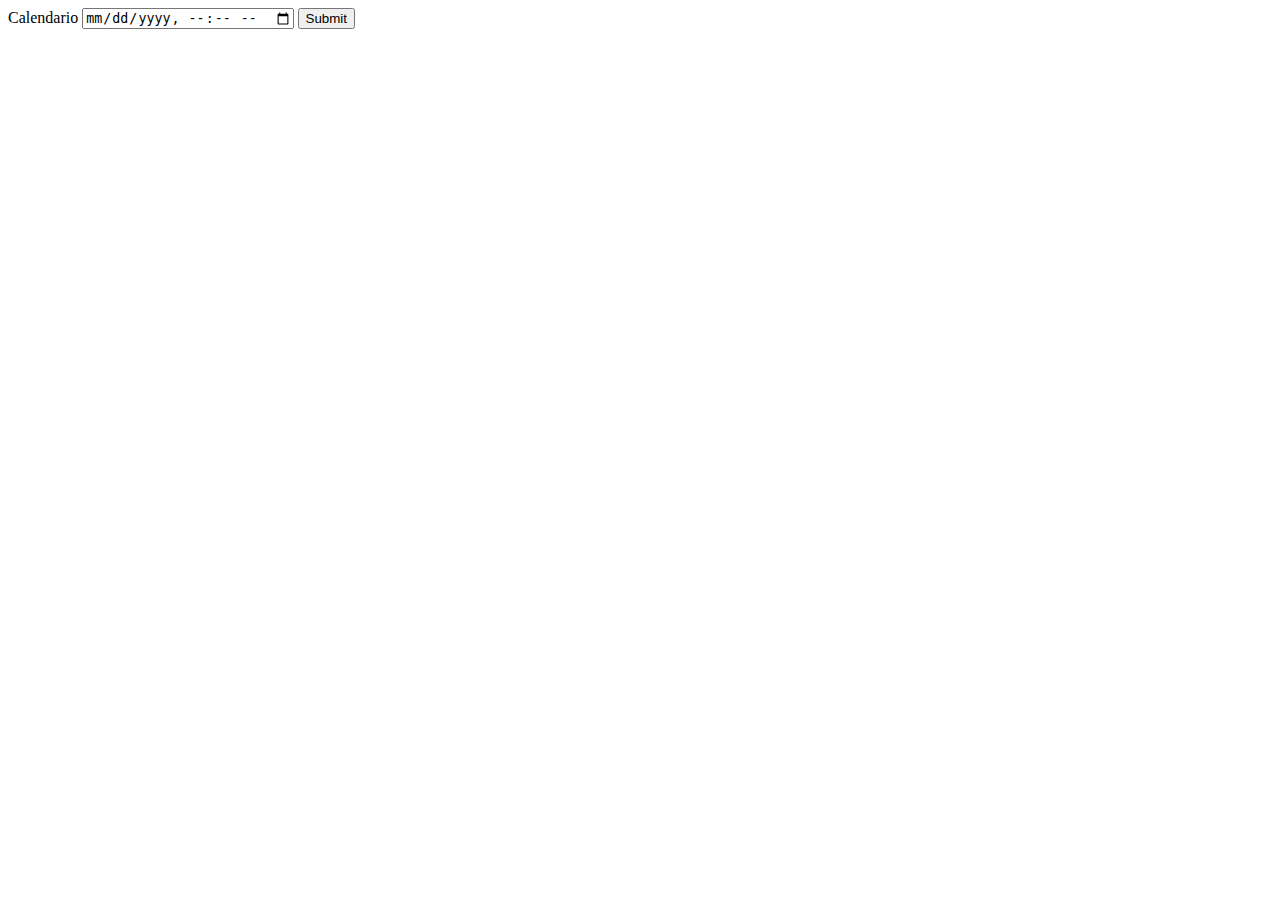
<file: ClaseCalendario/Index.html>
<!DOCTYPE html>
<html lang="en">
    <head>
        <meta charset="UTF-8">
        <meta name="viewport" content="width=device-width, initial-scale=1.0">
        <title>Document</title>
    </head>
    <body>
        <!-- <form action="">
            <label for="hora">
                <span>Hora:</span>
                <input type="time" id="hora" name="hora">
            </label>
            <label for="dia">
                <span>Día:</span>
                <input type="date" id="dia" name="dia">
            </label>
            <label for="semana">
                <span>Semana:</span>
                <input type="week" id="semana" name="semana">
            </label>
            <label for="mes">
                <span>Mes:</span>
                <input type="month" id="mes" name="mes">
            </label>
            <input type="submit">
        </form> -->
        <form action="">
            <label for="calendario">
                <span>Calendario</span>
                <input type="datetime-local" id="calendario" name="calendario">
            </label>
            <input type="submit">
        </form>
    </body>
</html>
</file>
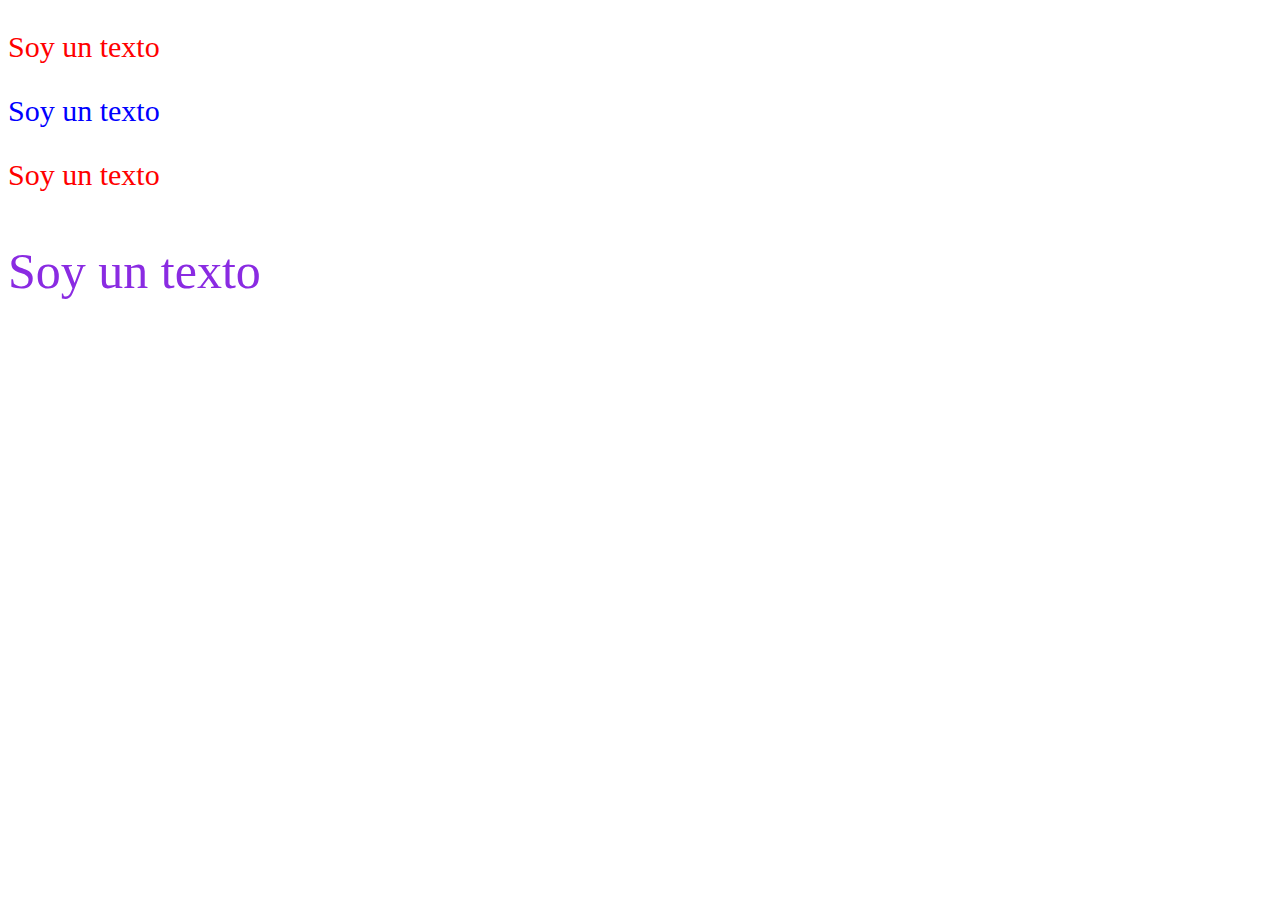
<file: ClaseCss/Index.html>
<!DOCTYPE html>
<html lang="en">
<head>
    <meta charset="UTF-8">
    <meta name="viewport" content="width=device-width, initial-scale=1.0">
    <title>Clase CSS</title>
    <link rel="stylesheet" href="./style.css">
</head>
<body>
    <main>
        <p style="color: red;">Soy un texto</p>
        <p >Soy un texto</p>
        <p class="parrafo">Soy un texto</p>
        <p id="texto">Soy un texto</p>
    </main>
</body>
</html>
</file>
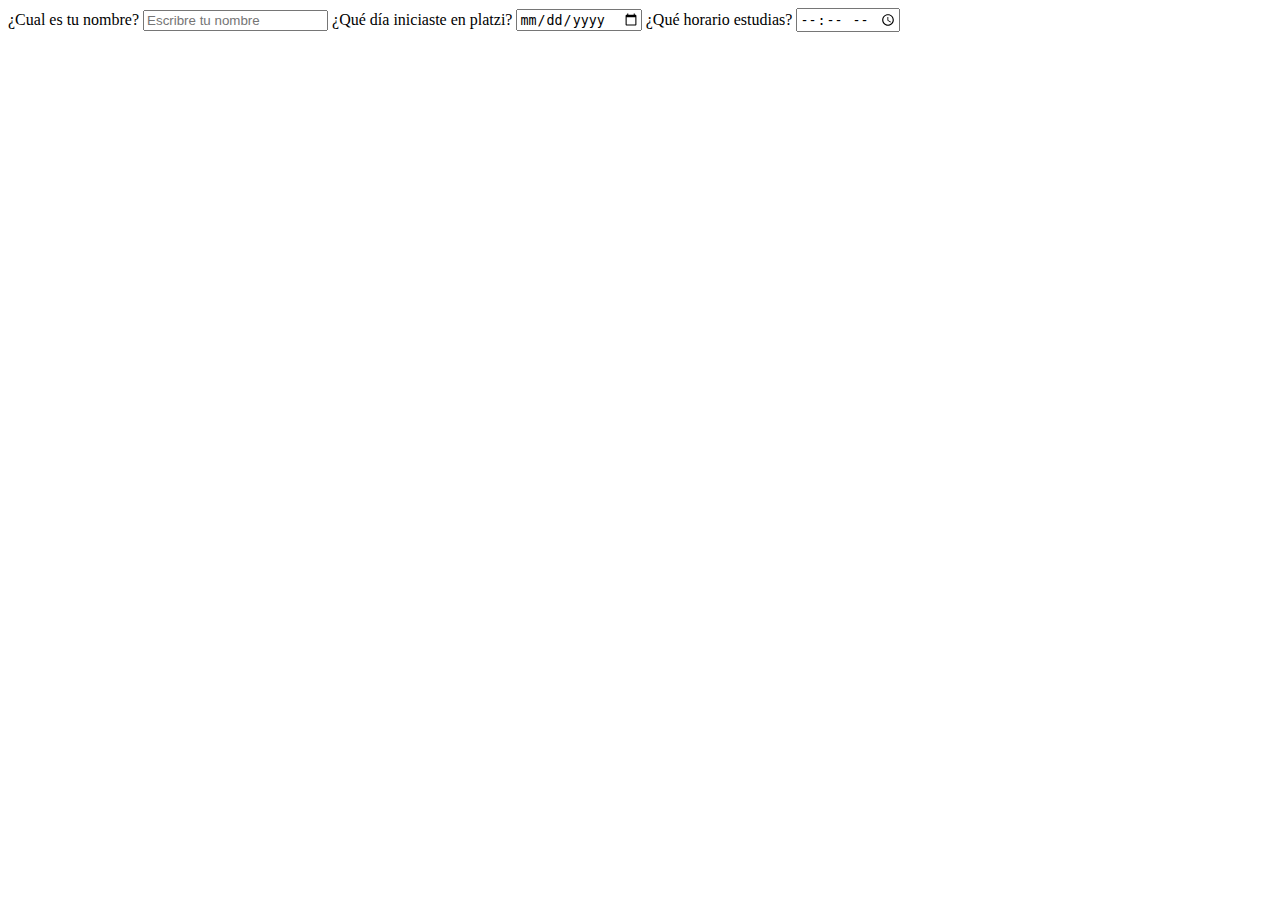
<file: ClaseFormulario/Index.html>
<!DOCTYPE html>
<html lang="en">
<head>
    <meta charset="UTF-8">
    <meta name="viewport" content="width=device-width, initial-scale=1.0">
    <title>Formularios</title>
</head>
<body>
    <form action="">
        <label for="nombre">
            <span>¿Cual es tu nombre?</span>
            <input type="text" id="nombre" placeholder="Escribre tu nombre">
        </label>
        <label for="inicio-platzi">
            <span>¿Qué día iniciaste en platzi?</span>
            <input type="date" id="inicio-platzi">
        </label>
        <label for="horario">
            <span>¿Qué horario estudias?</span>
            <input type="time" id="horario">
        </label>
    </form>
</body>
</html>
</file>
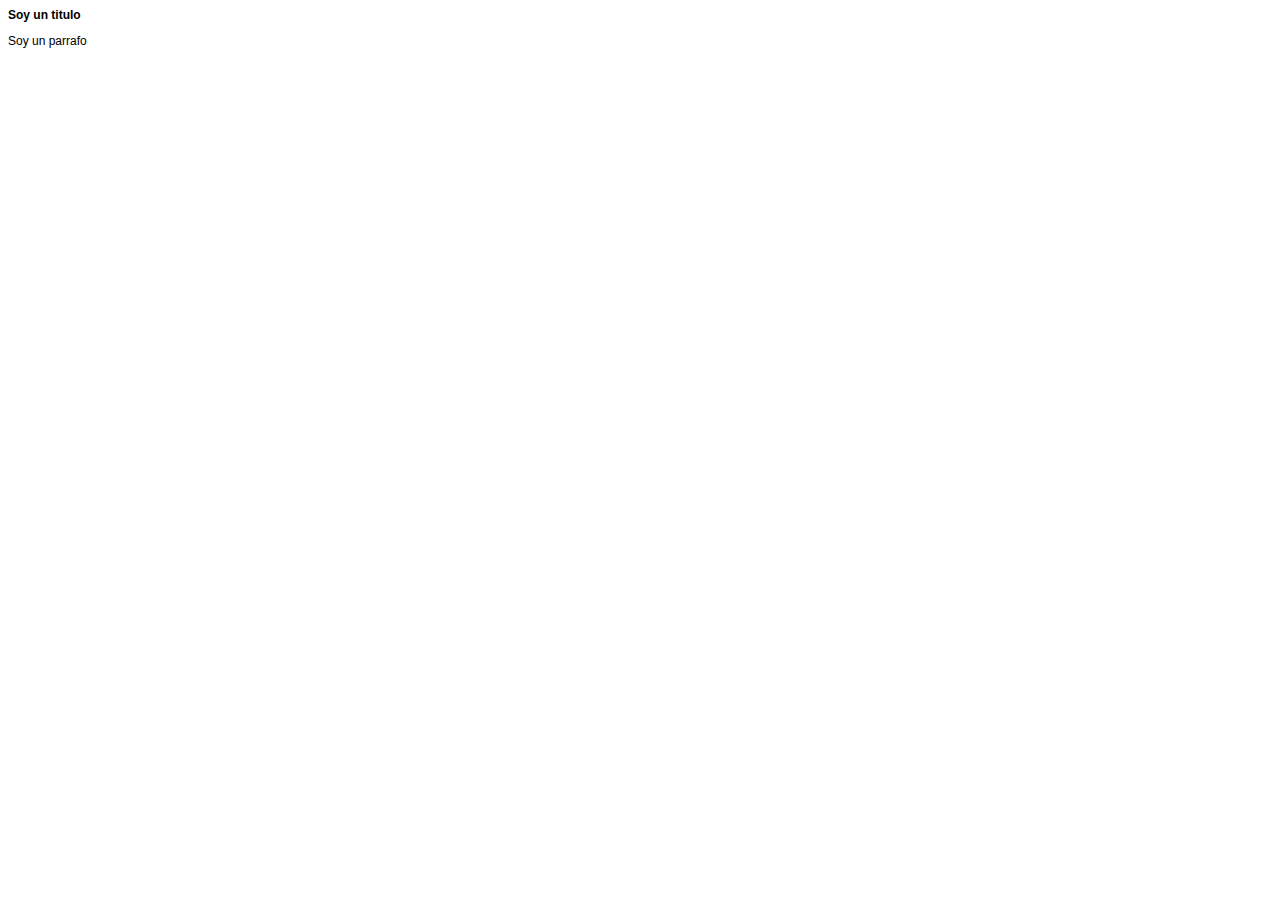
<file: ClaseHerenciaCss/Index.html>
<!DOCTYPE html>
<html lang="es">
    <head>
        <meta charset="UTF-8">
        <meta name="viewport" content="width=divice-width, initial.sacle=1.0">
        <title>Herencia</title>
        <link rel="stylesheet" href="./style.css">
    </head>
    <body>
        <main>
            <h1>Soy un titulo</h1>
            <p>Soy un parrafo</p>
        </main>
    </body>
</html>
</file>
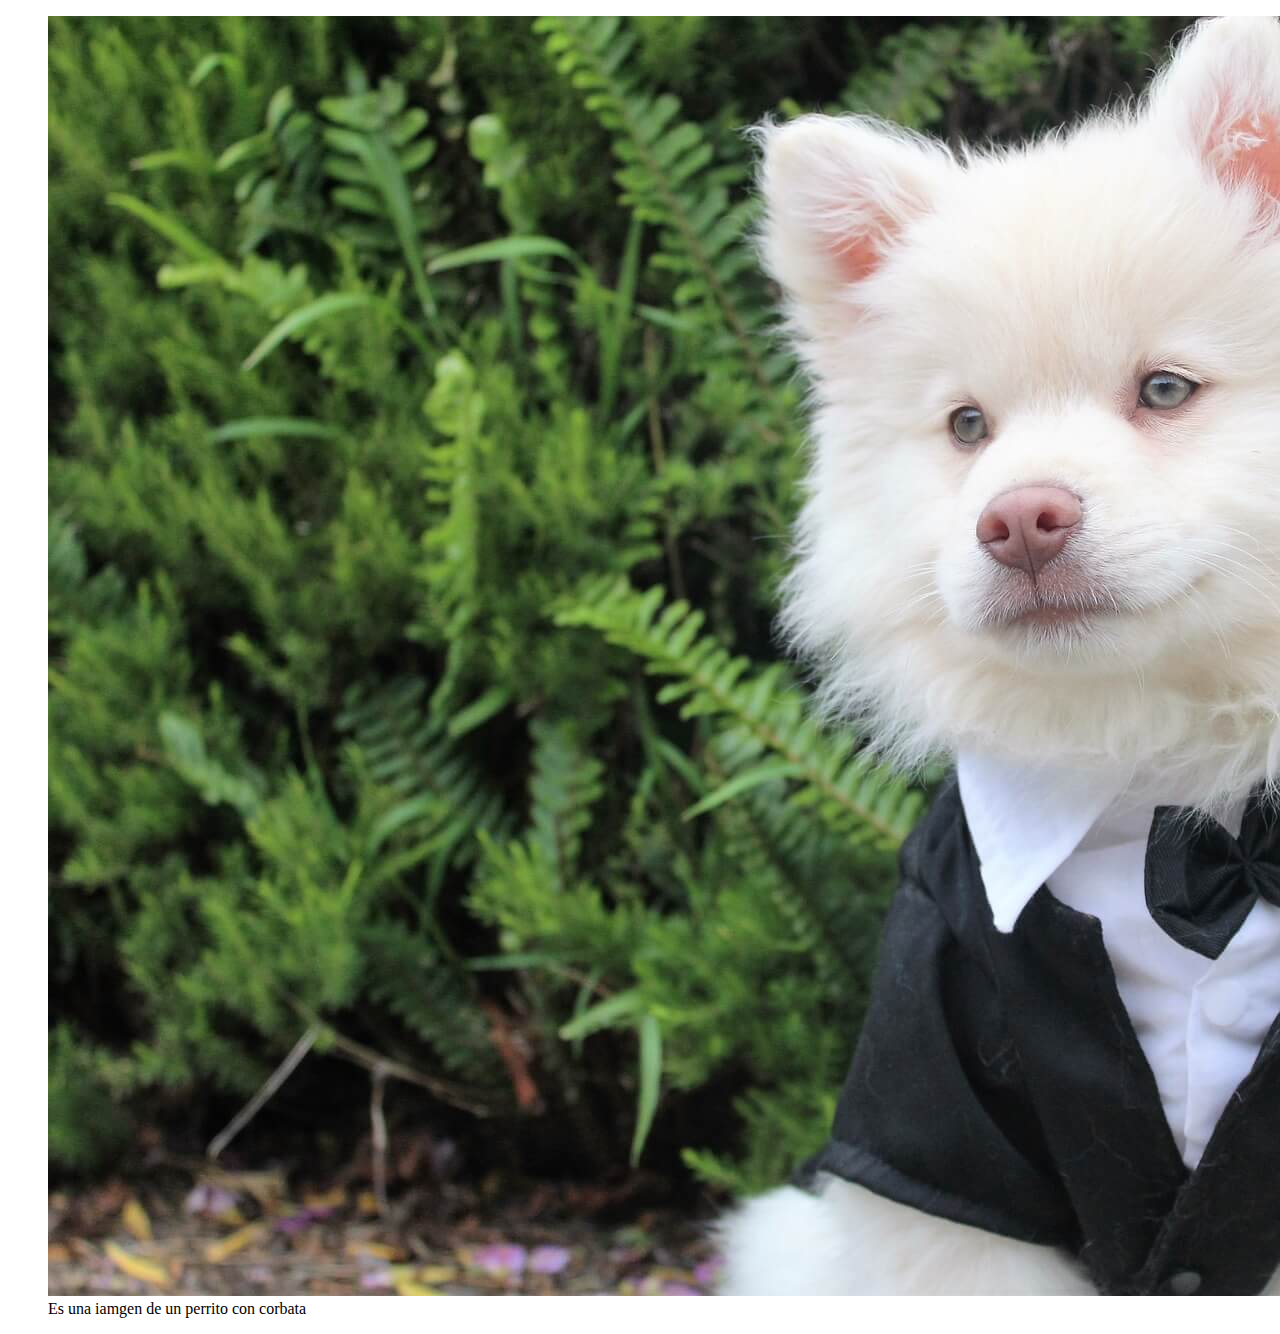
<file: ClaseImagenes/Index.html>
<!DOCTYPE html>
<html lang="en">
<head>
    <meta charset="UTF-8">
    <meta name="viewport" content="width=device-width, initial-scale=1.0">
    <title>Imagenes</title>
</head>
<body>
    <main>
        <!-- <section>
            <img src="../Image/dog-1951211_1920.jpg" alt="Imagen de perrito con corbata|">
        </section> -->
        <!-- Contenedor de imagen -->
        <section>
            <figure>
                <img src="../Image/dog-1951211_1920.jpg" alt="Imagen de perrito con corbata">
                <figcaption>Es una iamgen de un perrito con corbata</figcaption>
            </figure>            
        </section>
    </main>
</body>
</html>
</file>
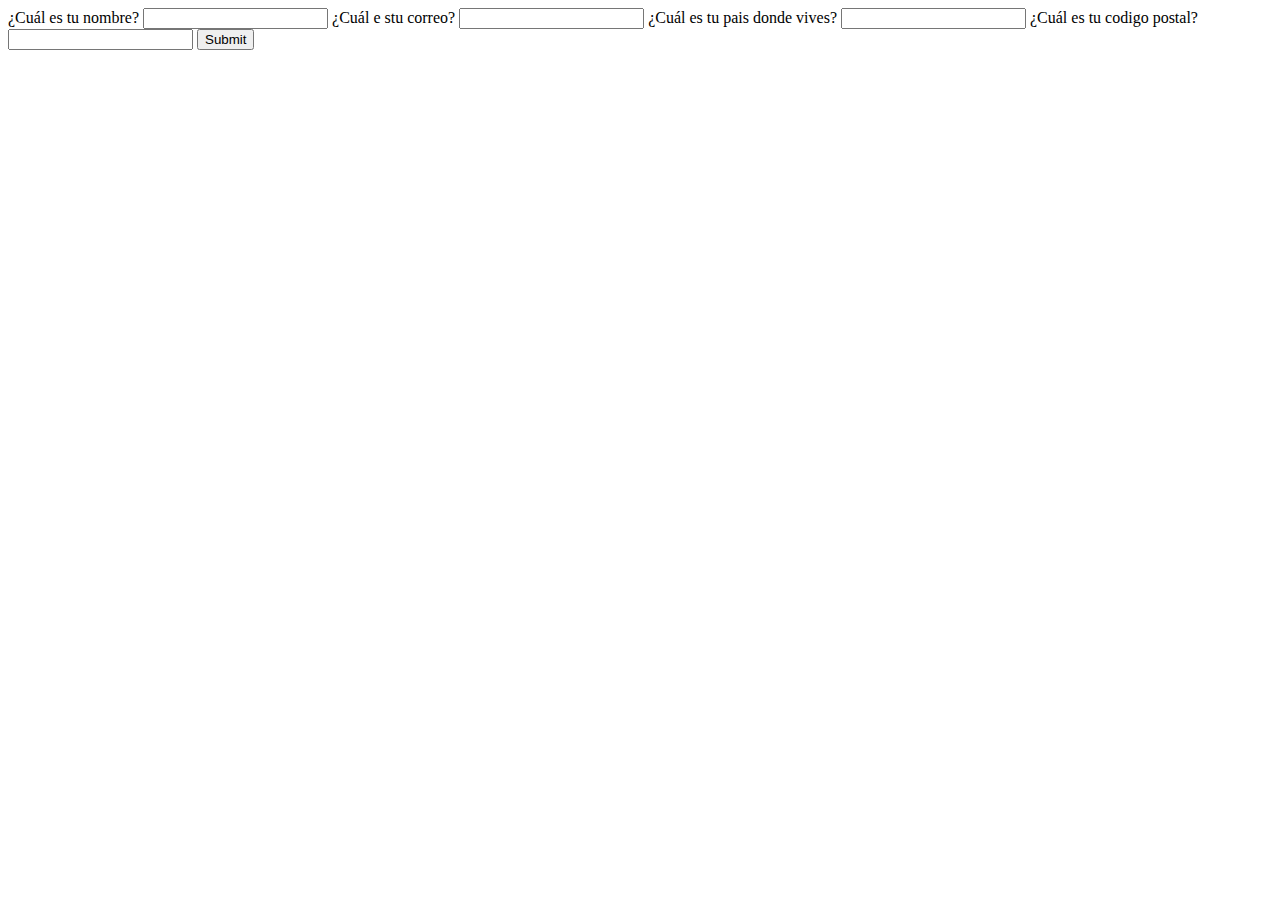
<file: ClaseInfromacionImportante/Index.html>
<!DOCTYPE html>
<html lang="en">
<head>
    <meta charset="UTF-8">
    <meta name="viewport" content="width=m, initial-scale=1.0">
    <title>Document</title>
</head>
<body>
    <main>
        <form action="">
            <label for="nombre">
                <span>¿Cuál es tu nombre?</span>
                <input type="text" id="nombre" name="nombre" autocomplete="name" required>
            </label>
            <label for="correo">
                <span>¿Cuál e stu correo?</span>
                <input type="email" id="correo" name="correo" autocomplete="email" required>
            </label>
            <label for="pais">
                <span>¿Cuál es tu pais donde vives?</span>
                <input type="text" id="pais" name="pais" autocomplete="country" required>
            </label>
            <label for="cp">
                <span>¿Cuál es tu codigo postal?</span>
                <input type="text" id="cp" name="cp" autocomplete="postal-code" required>
            </label>
            <input type="submit">
        </form>
    </main>
</body>
</html>
</file>
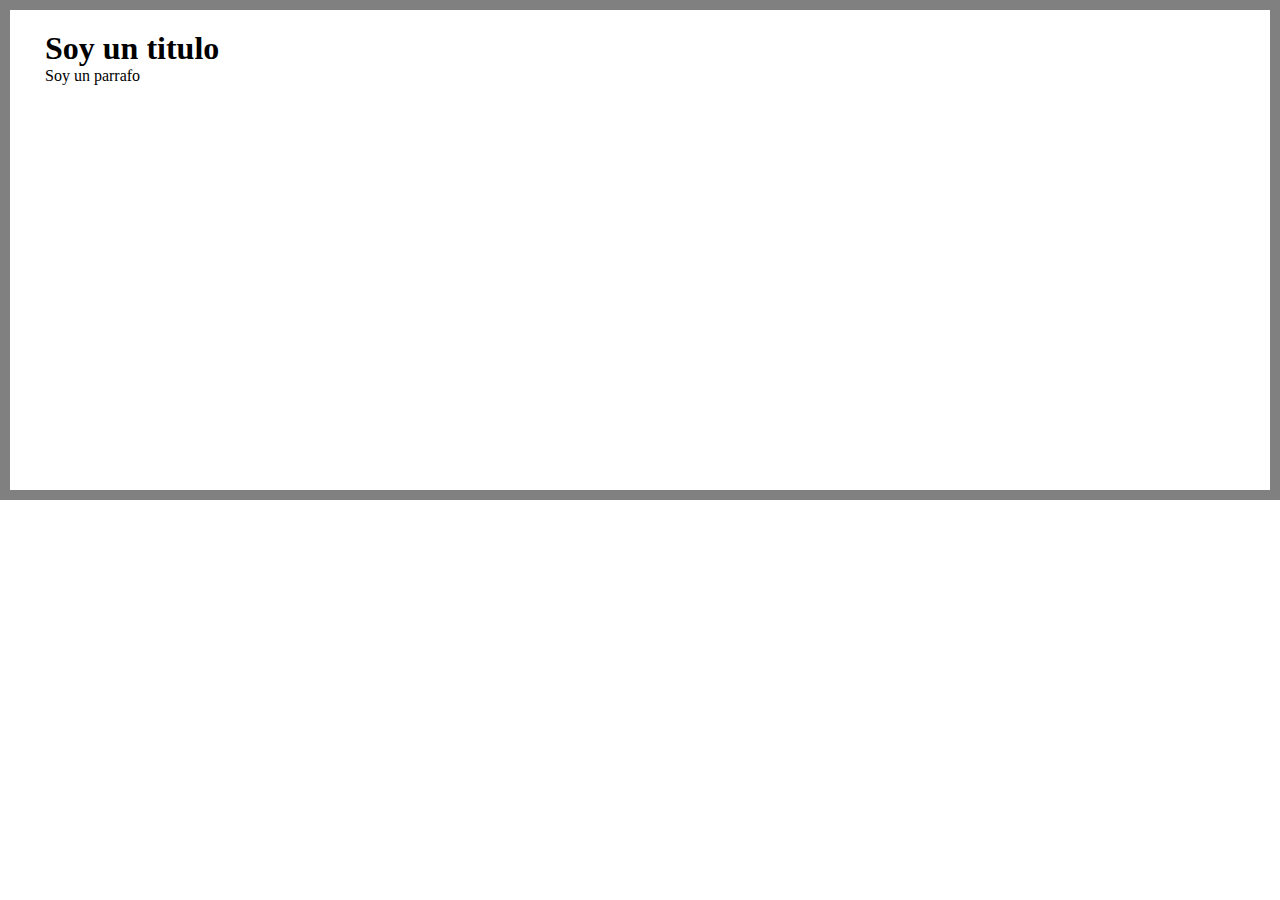
<file: ClaseModeloCaja/Index.html>
<!DOCTYPE html>
<html lang="en">
<head>
    <meta charset="UTF-8">
    <meta name="viewport" content="width=device-width, initial-scale=1.0">
    <title>Document</title>
    <link rel="stylesheet" href="./style.css">
</head>
<body>
    <main>
        <section>
            <h1>Soy un titulo</h1>
            <div>
                <p>Soy un parrafo</p>
            </div>
        </section>
    </main>
</body>
</html>
</file>
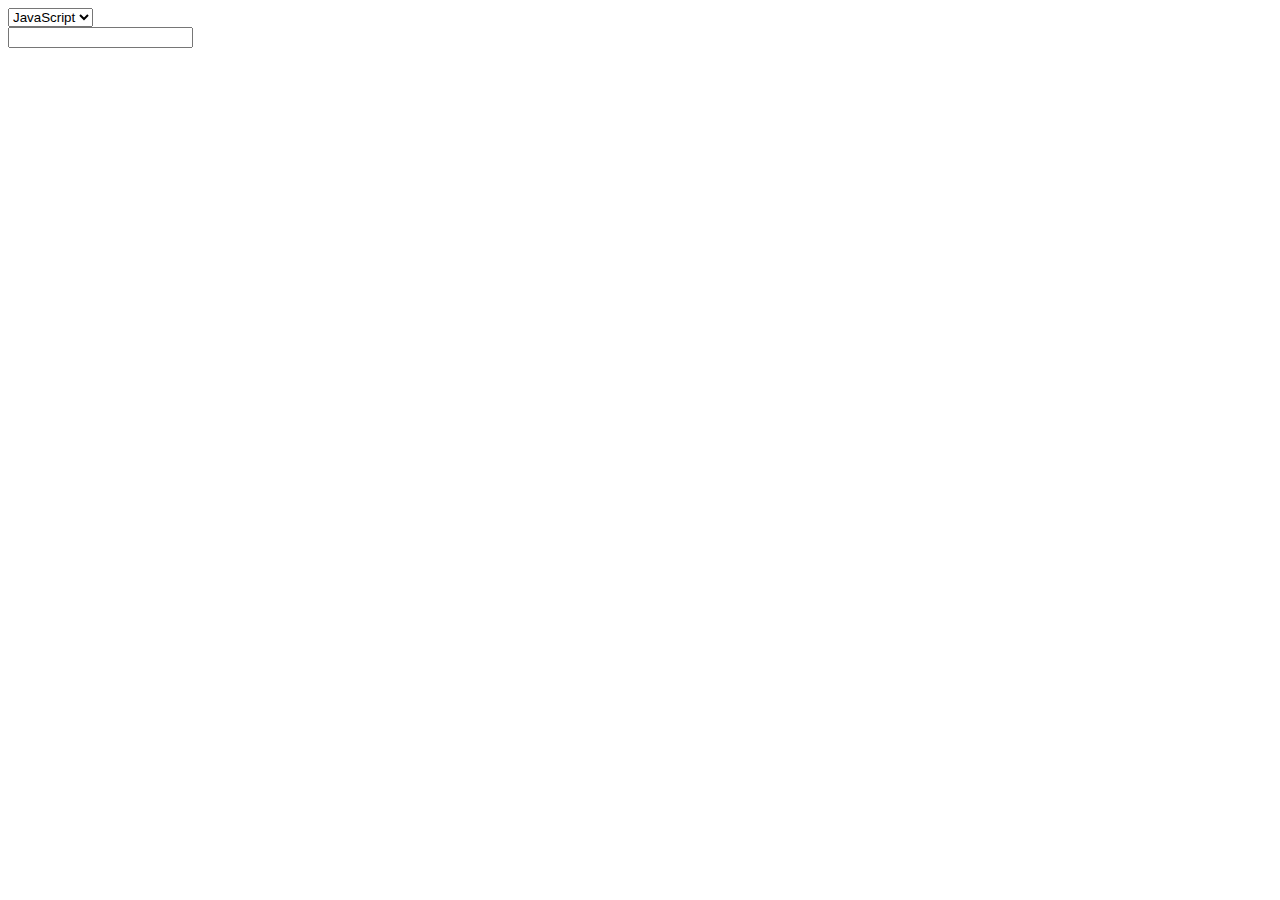
<file: ClaseInfromacionImportante/Select.html>
<!DOCTYPE html>
<html lang="en">
<head>
    <meta charset="UTF-8">
    <meta name="viewport" content="width=ma, initial-scale=1.0">
    <title>Select</title>
</head>
<body>
    <main>
        <select name="cursos" id="">
            <option value="JavaScript">JavaScript</option>
            <option value="Html">Html</option>
            <option value="Css">Css</option>
        </select>
        <br/>
        <input list="cursos">
        <datalist id="cursos">
            <option value="JavaScript"></option>
            <option value="Html"></option>
            <option value="Css"></option>
        </datalist>
    </main>
</body>
</html>
</file>
<file: ClaseCss/style.css>
p {
    color: blue;
    font-size: 30px;
}
/*class*/
.parrafo {
    color: red;
}
/*ID*/
#texto {
    color: blueviolet;
    font-size: 50px;
}
</file>
<file: ClaseHerenciaCss/style.css>
html {
    font-size: 75%;
    font-family: Verdana, Geneva, Tahoma, sans-serif;
}

h1 {
    font-size: inherit;
}
</file>
<file: ClaseModeloCaja/style.css>
* {
    box-sizing: border-box;
    padding: 0;
    margin: 0;
}

main {
    width: 100%;
    height: 500px;
    border: 10px solid gray;
    padding: 20px 35px;
}
</file>
